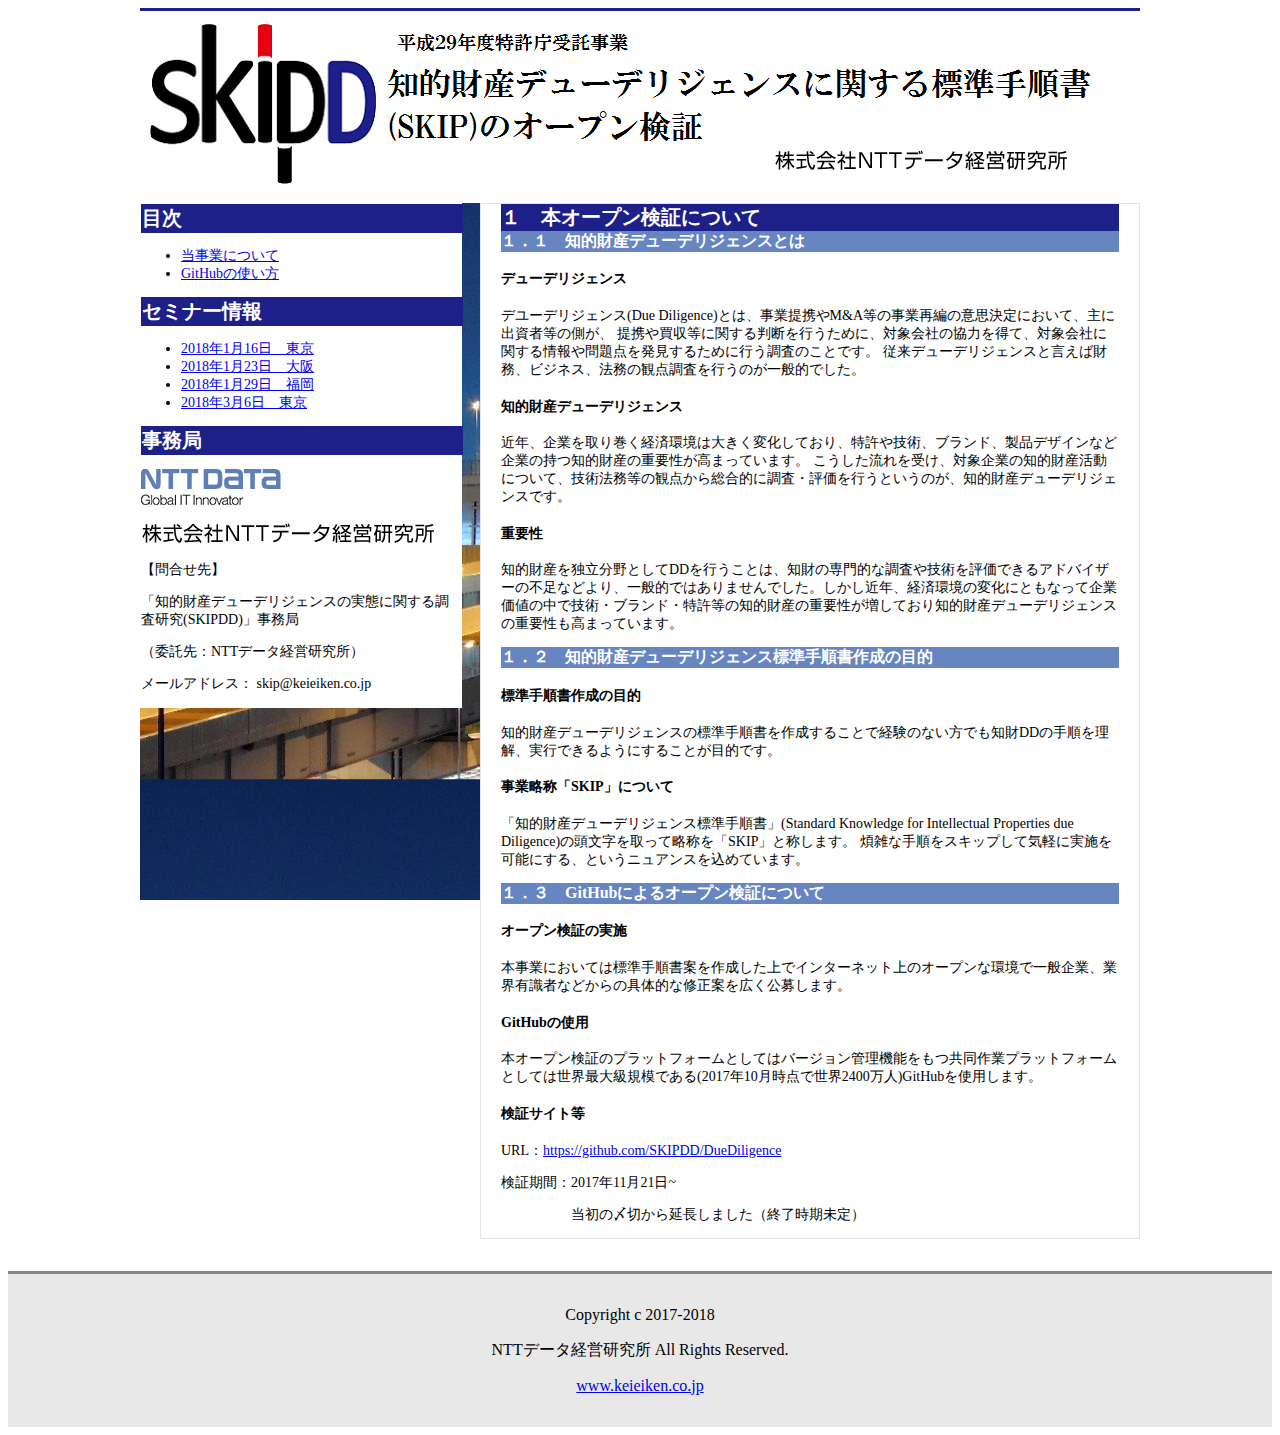
<file: index.html>
<!doctype html>
<html lang="ja">
<head>
	<meta name="viewport" content="width=device-width,initial-scale=1">
	<meta charset="UTF-8">
 	<title>特許庁平成29年度受託調査</title>
 	<meta name="description" content="The HTML5 Herald">
 	<meta name="NTTデータ経営研究所" content="SitePoint">
	<meta name=”keywords” content=”知的財産,デューデリジェンス,特許庁,SKIPDD,潮見坂綜合法律事務所”>
 	<link rel="stylesheet" href="./style.css">
  </head>
<body>
<div class="header">
	<h1><a href="./index.html"><img src="./header01.png" alt=知的財産デユーデリジェンスに関する標準手順書に関するオープン検証></a></h1>
	</div>

	<!-- 全体 -->
	<div class="wrapper">
	<!-- main -->
	<div class="main">

<h2>１　本オープン検証について</h2>
<h3>１．１　知的財産デューデリジェンスとは</h3>
<h4>デューデリジェンス</h4>
<p>デユーデリジェンス(Due Diligence)とは、事業提携やM&A等の事業再編の意思決定において、主に出資者等の側が、
提携や買収等に関する判断を行うために、対象会社の協力を得て、対象会社に関する情報や問題点を発見するために行う調査のことです。
従来デューデリジェンスと言えば財務、ビジネス、法務の観点調査を行うのが一般的でした。</p>

<h4>知的財産デューデリジェンス</h4>
<p>近年、企業を取り巻く経済環境は大きく変化しており、特許や技術、ブランド、製品デザインなど企業の持つ知的財産の重要性が高まっています。
こうした流れを受け、対象企業の知的財産活動について、技術法務等の観点から総合的に調査・評価を行うというのが、知的財産デューデリジェンスです。</p>

<h4>重要性</h4>
<p>知的財産を独立分野としてDDを行うことは、知財の専門的な調査や技術を評価できるアドバイザーの不足などより、一般的ではありませんでした。しかし近年、経済環境の変化にともなって企業価値の中で技術・ブランド・特許等の知的財産の重要性が増しており知的財産デューデリジェンスの重要性も高まっています。</P>

<h3>１．２　知的財産デューデリジェンス標準手順書作成の目的</h3>
<h4>標準手順書作成の目的</h4>
<p>知的財産デューデリジェンスの標準手順書を作成することで経験のない方でも知財DDの手順を理解、実行できるようにすることが目的です。</p>

<h4>事業略称「SKIP」について</h4>
<p>「知的財産デューデリジェンス標準手順書」(Standard Knowledge for Intellectual Properties due Diligence)の頭文字を取って略称を「SKIP」と称します。
煩雑な手順をスキップして気軽に実施を可能にする、というニュアンスを込めています。</p>


<h3>１．３　GitHubによるオープン検証について</h3>
<h4>オープン検証の実施</h4>
<p>本事業においては標準手順書案を作成した上でインターネット上のオープンな環境で一般企業、業界有識者などからの具体的な修正案を広く公募します。</p>

<h4>GitHubの使用</h4>
<p>本オープン検証のプラットフォームとしてはバージョン管理機能をもつ共同作業プラットフォームとしては世界最大級規模である(2017年10月時点で世界2400万人)GitHubを使用します。</p>

<h4>検証サイト等</h4>
<p>URL：<a href="https://github.com/SKIPDD/DueDiligence">https://github.com/SKIPDD/DueDiligence</a><p>
<p>検証期間：2017年11月21日~</p>
<p>　　　　　当初の〆切から延長しました（終了時期未定）</p>	
	</div>
	<!-- mainここまで -->

<div class="side">
		<h2>目次</h2>
		<ul>
			<li><a href="./index.html">当事業について</a></li>
			<li><a href="./github.html">GitHubの使い方</a></li>
		</ul>
		<h2>セミナー情報</h2>
		<ul>
			<li><a href="./seminar0116.pdf">2018年1月16日　東京</a></li>
			<li><a href="./seminar0123.pdf">2018年1月23日　大阪</a></li>
			<li><a href="./seminar0129.pdf">2018年1月29日　福岡</a></li>
			<li><a href="./seminar0306.pdf">2018年3月6日　東京</a></li>
		</ul>
	<!-- 事務局紹介 -->
	<div class="author">
		<h2>事務局</h2>
		<p><img src="./nttdata.png"></p>
		<p><img src="./ntt.png"></p>
		<p>【問合せ先】</p>
		<p>「知的財産デューデリジェンスの実態に関する調査研究(SKIPDD)」事務局</p>
		<p>（委託先：NTTデータ経営研究所）</p> 
		<p>メールアドレス： skip@keieiken.co.jp</p>
	</div>
	</div>

</div>
<!-- 全体ここまで -->

<!-- フッター開始 -->
<div class="footer">
	<p>Copyright c 2017-2018</p>
	<p>NTTデータ経営研究所 All Rights Reserved.</p>
	<p><a href="www.keieiken.co.jp">www.keieiken.co.jp</a></p>
</div>
<!-- フッター終了 -->

</body>
</html>
</file>
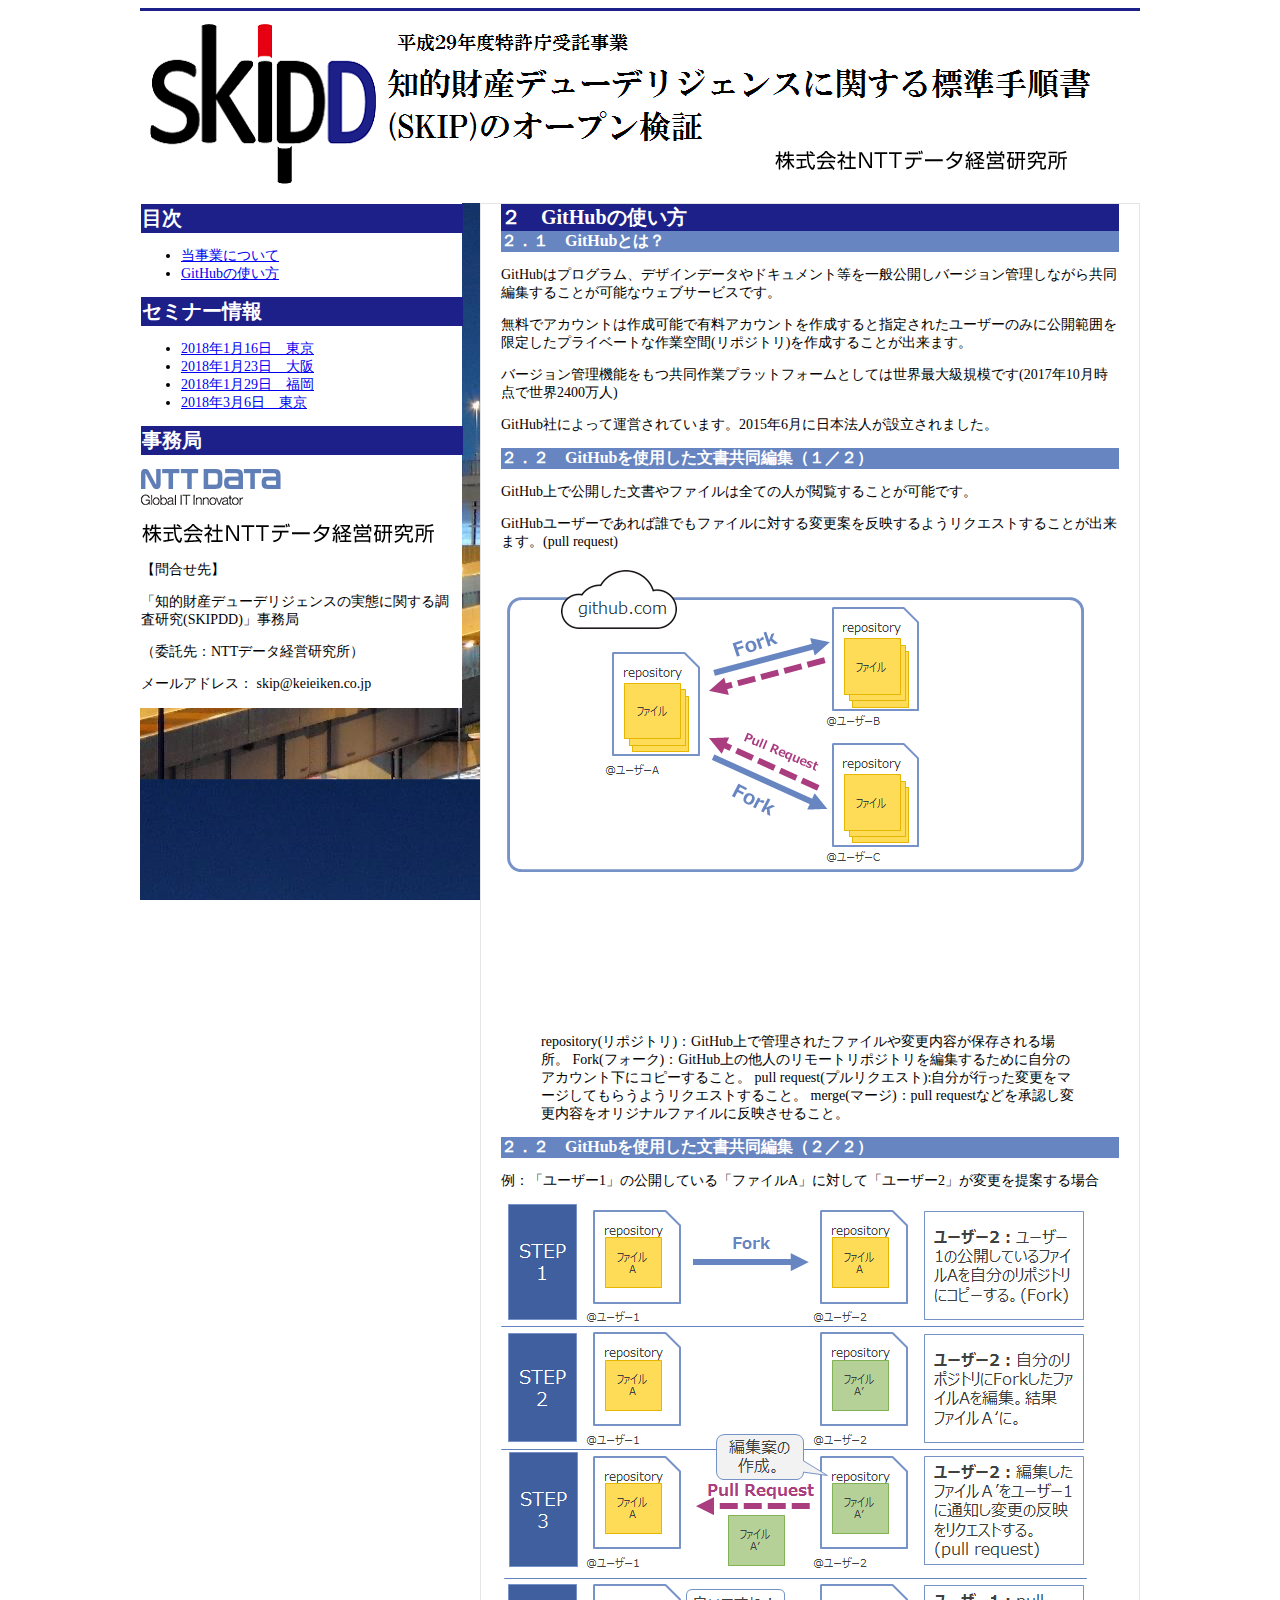
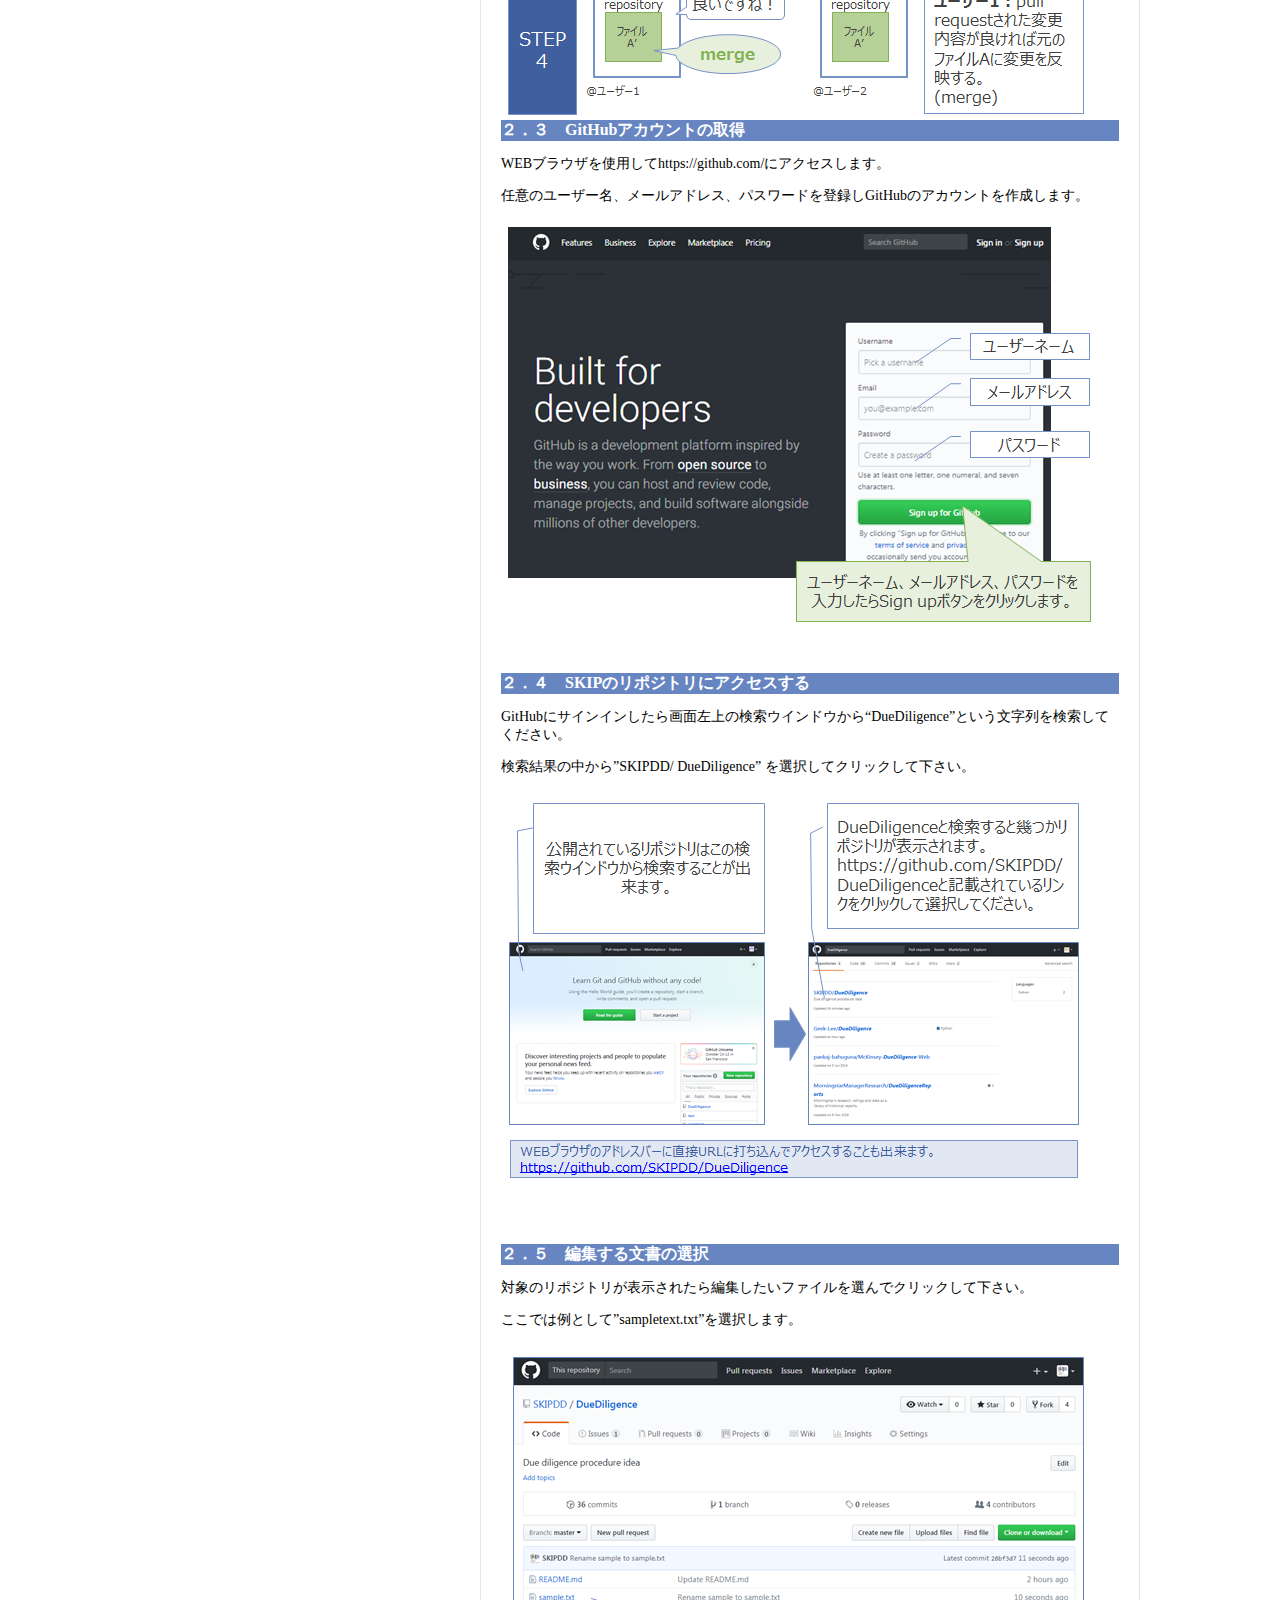
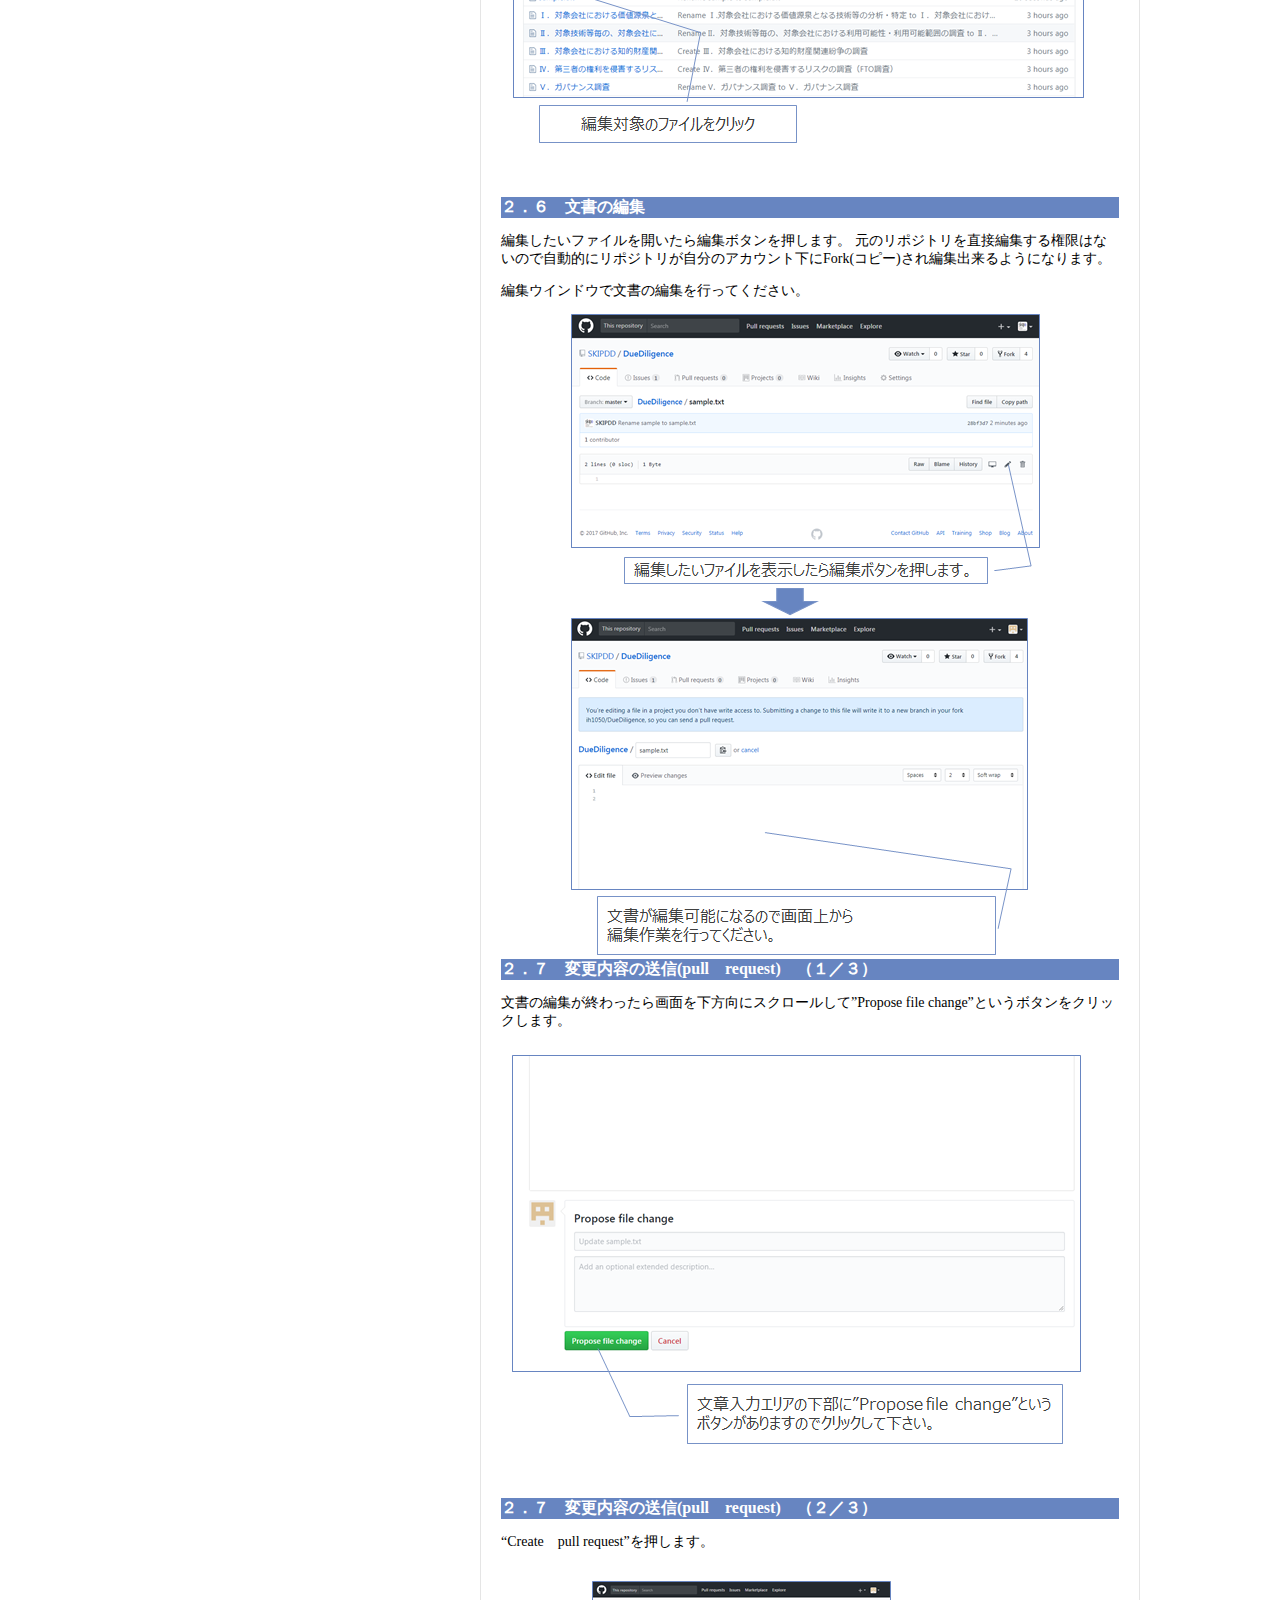
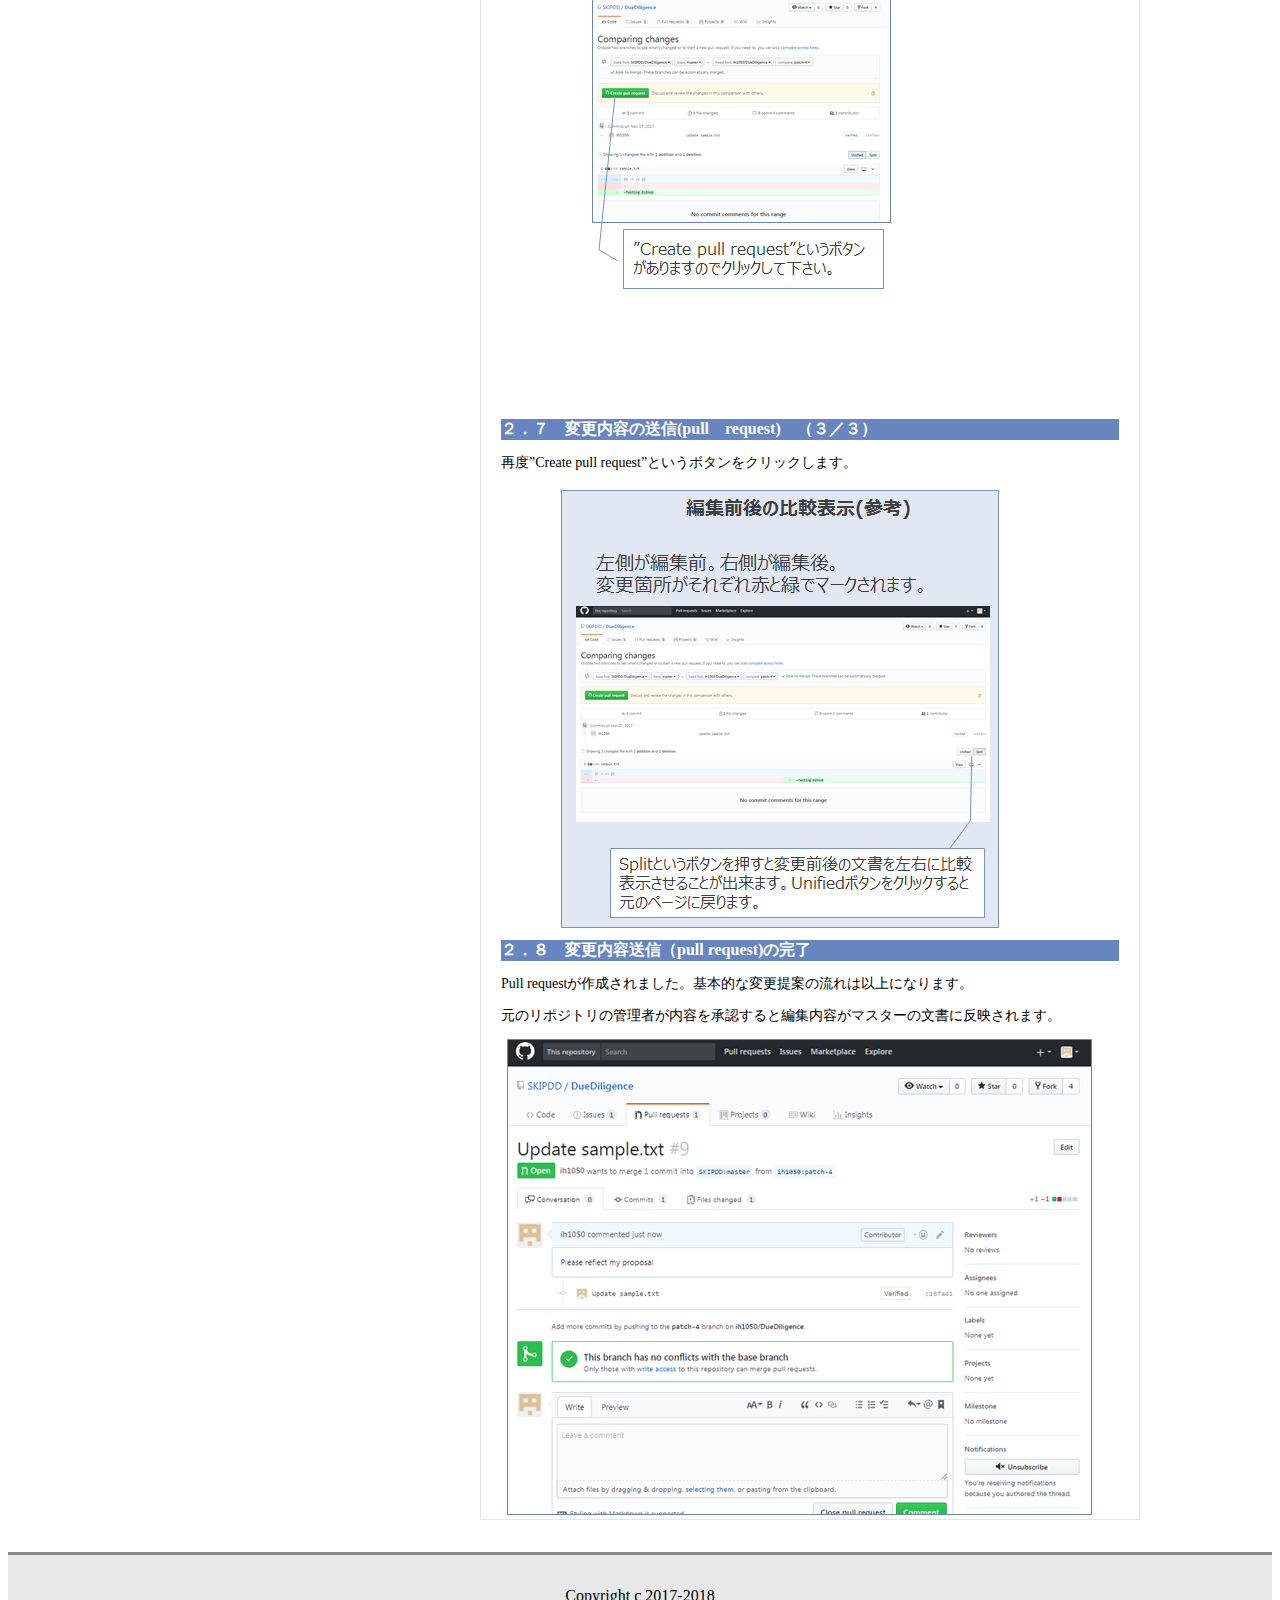
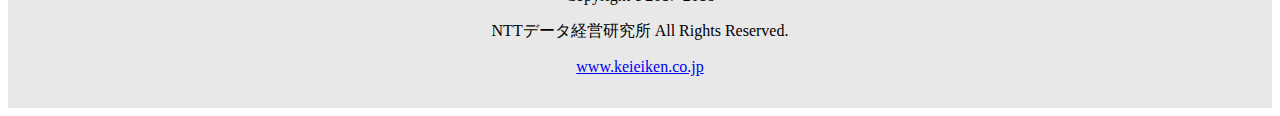
<file: github.html>
<!doctype html>
<html lang="ja">
<head>
	<meta name="viewport" content="width=device-width,initial-scale=1">
	<meta charset="UTF-8">
 	<title>特許庁平成29年度受託調査</title>
 	<meta name="description" content="The HTML5 Herald">
 	<meta name="NTTデータ経営研究所" content="SitePoint">
 	<link rel="stylesheet" href="./style.css">
  </head>
<body>
<div class="header">
<h1><a href="./index.html"><img src="./header01.png" alt=知的財産デユーデリジェンスに関する標準手順書に関するオープン検証></a></h1>
	</div>
	
	<!-- 全体 -->
	<div class="wrapper">
	<!-- main -->
	<div class="main">

<h2>２　GitHubの使い方</h2>
<h3>２．１　GitHubとは？</h3>
<p>GitHubはプログラム、デザインデータやドキュメント等を一般公開しバージョン管理しながら共同編集することが可能なウェブサービスです。</p>
<p>無料でアカウントは作成可能で有料アカウントを作成すると指定されたユーザーのみに公開範囲を限定したプライベートな作業空間(リポジトリ)を作成することが出来ます。</p>
<p>バージョン管理機能をもつ共同作業プラットフォームとしては世界最大級規模です(2017年10月時点で世界2400万人)</p>
<p>GitHub社によって運営されています。2015年6月に日本法人が設立されました。</p>
<h3>２．２　GitHubを使用した文書共同編集（１／２）</h3>
<p>GitHub上で公開した文書やファイルは全ての人が閲覧することが可能です。</p>
<p>GitHubユーザーであれば誰でもファイルに対する変更案を反映するようリクエストすることが出来ます。(pull request)</p>
<img src="./manual01.png">

<blockquote>
repository(リポジトリ)：GitHub上で管理されたファイルや変更内容が保存される場所。
Fork(フォーク)：GitHub上の他人のリモートリポジトリを編集するために自分のアカウント下にコピーすること。
pull request(プルリクエスト):自分が行った変更をマージしてもらうようリクエストすること。
merge(マージ)：pull requestなどを承認し変更内容をオリジナルファイルに反映させること。
</blockquote>

<h3>２．２　GitHubを使用した文書共同編集（２／２）</h3>
<p>例：「ユーザー1」の公開している「ファイルA」に対して「ユーザー2」が変更を提案する場合</p>

<img src="./manual02.png">

<h3>２．３　GitHubアカウントの取得</h3>
<p>WEBブラウザを使用してhttps://github.com/にアクセスします。</p>
<p>任意のユーザー名、メールアドレス、パスワードを登録しGitHubのアカウントを作成します。</p>

<img src="./manual03.png">
<h3>２．４　SKIPのリポジトリにアクセスする</h3>
<p>GitHubにサインインしたら画面左上の検索ウインドウから“DueDiligence”という文字列を検索してください。</p>
<p>検索結果の中から”SKIPDD/ DueDiligence” を選択してクリックして下さい。</p>
<img src="./manual04.png">

<h3>２．５　編集する文書の選択</h3>
<p>対象のリポジトリが表示されたら編集したいファイルを選んでクリックして下さい。</p>
<p>ここでは例として”sampletext.txt”を選択します。</p>
<img src="./manual05.png">

<h3>２．６　文書の編集</h3>
<p>編集したいファイルを開いたら編集ボタンを押します。
元のリポジトリを直接編集する権限はないので自動的にリポジトリが自分のアカウント下にFork(コピー)され編集出来るようになります。</p>
<p>編集ウインドウで文書の編集を行ってください。</p>
<img src="./manual06.png">


<h3>２．７　変更内容の送信(pull　request)　（１／３）</h3>
<p>文書の編集が終わったら画面を下方向にスクロールして”Propose file change”というボタンをクリックします。</p>
<img src="./manual07.png">


<h3>２．７　変更内容の送信(pull　request)　（２／３）</h3>
<p>“Create　pull request”を押します。</p>
<img src="./manual071.png">

<h3>２．７　変更内容の送信(pull　request)　（３／３）</h3>
<p>再度”Create pull request”というボタンをクリックします。</p>
<img src="./manual072.png">

<h3>２．８　変更内容送信（pull request)の完了</h3>
<p>Pull requestが作成されました。基本的な変更提案の流れは以上になります。</p>
<p>元のリポジトリの管理者が内容を承認すると編集内容がマスターの文書に反映されます。</p>
<img src="./manual08.png">
	</div>
	<!-- mainここまで -->

<div class="side">
		<h2>目次</h2>
		<ul>
			<li><a href="./index.html">当事業について</a></li>
			<li><a href="./github.html">GitHubの使い方</a></li>
		</ul>
		<h2>セミナー情報</h2>
		<ul>
			<li><a href="./seminar0116.pdf">2018年1月16日　東京</a></li>
			<li><a href="./seminar0123.pdf">2018年1月23日　大阪</a></li>
			<li><a href="./seminar0129.pdf">2018年1月29日　福岡</a></li>
			<li><a href="./seminar0306.pdf">2018年3月6日　東京</a></li>
		</ul>
	<!-- 著者紹介 -->
	<div class="author">
		<h2>事務局</h2>
		<p><img src="./nttdata.png"></p>
		<p><img src="./ntt.png"></p>
		<p>【問合せ先】</p>
		<p>「知的財産デューデリジェンスの実態に関する調査研究(SKIPDD)」事務局</p>
		<p>（委託先：NTTデータ経営研究所）</p> 
		<p>メールアドレス： skip@keieiken.co.jp</p>
	</div>
	</div>

</div>
<!-- 全体ここまで -->

<!-- フッター開始 -->
<div class="footer">
	<p>Copyright c 2017-2018</p>
	<p>NTTデータ経営研究所 All Rights Reserved.</p>
	<p><a href="www.keieiken.co.jp">www.keieiken.co.jp</a></p>
</div>
<!-- フッター終了 -->

</body>
</html>
</file>
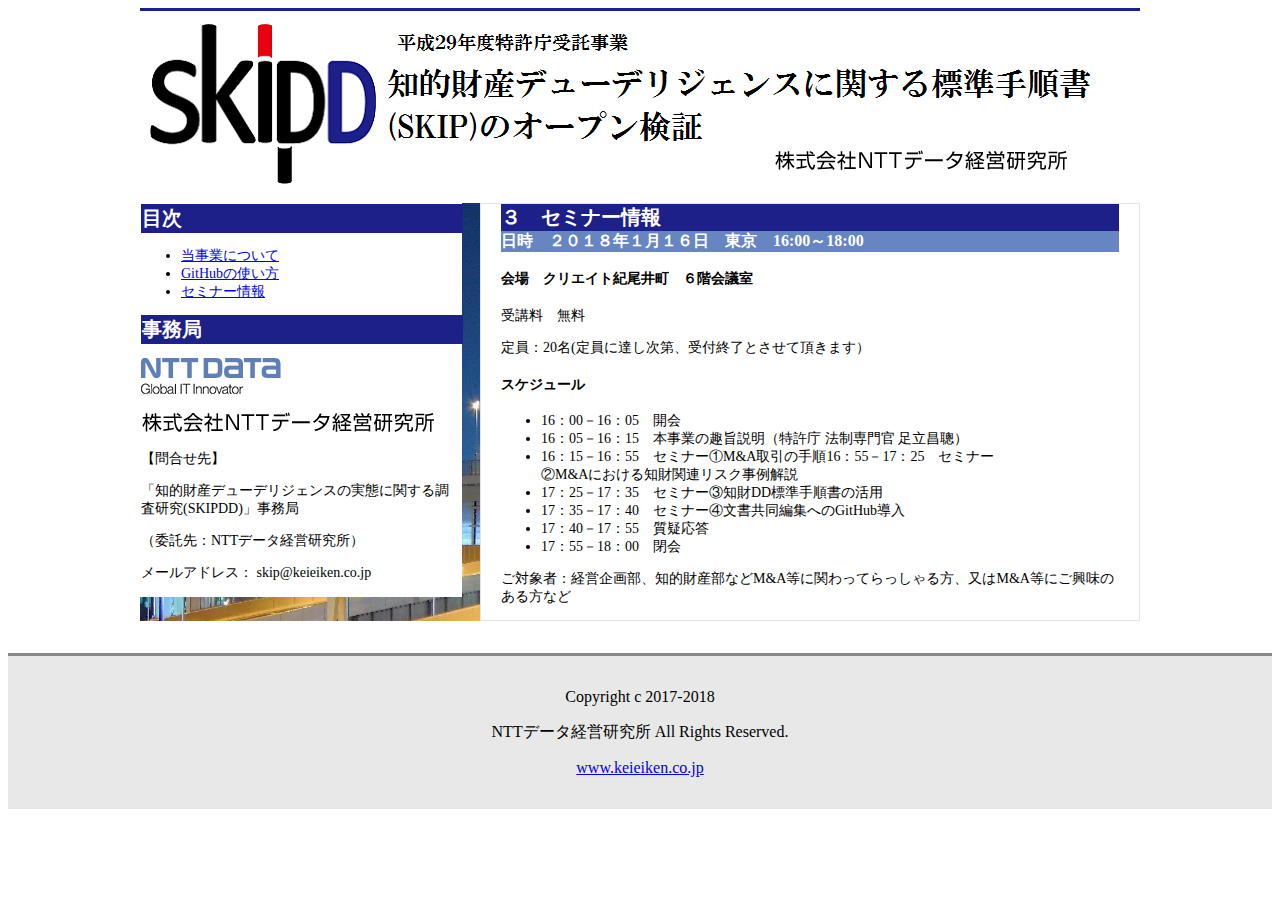
<file: seminar.html>
<!doctype html>
<html lang="ja">
<head>
	<meta name="viewport" content="width=device-width,initial-scale=1">
	<meta charset="UTF-8">
 	<title>特許庁平成29年度受託調査</title>
 	<meta name="description" content="The HTML5 Herald">
 	<meta name="NTTデータ経営研究所" content="SitePoint">
 	<link rel="stylesheet" href="./style.css">
  </head>
<body>
<div class="header">
<h1><a href="./index.html"><img src="./header01.png" alt=知的財産デユーデリジェンスに関する標準手順書に関するオープン検証></a></h1>
	</div>

	<!-- 全体 -->
	<div class="wrapper">
	<!-- main -->
	<div class="main">

<h2>３　セミナー情報</h2>
<h3>日時　２０１８年１月１６日　東京　16:00～18:00</h3>
<h4>会場　クリエイト紀尾井町　６階会議室</h4>
<p>受講料　無料</p>
<p>定員：20名(定員に達し次第、受付終了とさせて頂きます）</p>
<h4>スケジュール</h4>
<ul>
	<li>16：00－16：05　開会</li>
	<li>16：05－16：15　本事業の趣旨説明（特許庁 法制専門官 足立昌聰）</li>
	<li>16：15－16：55　セミナー①M&A取引の手順16：55－17：25　セミナー<br>
	②M&Aにおける知財関連リスク事例解説</li>
	<li>17：25－17：35　セミナー③知財DD標準手順書の活用</li>
	<li>17：35－17：40　セミナー④文書共同編集へのGitHub導入</li>
	<li>17：40－17：55　質疑応答</li>
	<li>17：55－18：00　閉会</li>
	</ul>
<p>ご対象者：経営企画部、知的財産部などM&A等に関わってらっしゃる方、又はM&A等にご興味のある方など</p>








	</div>
	<!-- mainここまで -->

<div class="side">
		<h2>目次</h2>
		<ul>
			<li><a href="./index.html">当事業について</a></li>
			<li><a href="./github.html">GitHubの使い方</a></li>
			<li><a href="./seminar.html">セミナー情報</a></li>
		</ul>

	<!-- 著者紹介 -->
	<div class="author">
		<h2>事務局</h2>
		<p><img src="./nttdata.png"></p>
		<p><img src="./ntt.png"></p>
		<p>【問合せ先】</p>
		<p>「知的財産デューデリジェンスの実態に関する調査研究(SKIPDD)」事務局</p>
		<p>（委託先：NTTデータ経営研究所）</p> 
		<p>メールアドレス： skip@keieiken.co.jp</p>
	</div>
	</div>

</div>
<!-- 全体ここまで -->

<!-- フッター開始 -->
<div class="footer">
	<p>Copyright c 2017-2018</p>
	<p>NTTデータ経営研究所 All Rights Reserved.</p>
	<p><a href="www.keieiken.co.jp">www.keieiken.co.jp</a></p>
</div>
<!-- フッター終了 -->

</body>
</html>
</file>
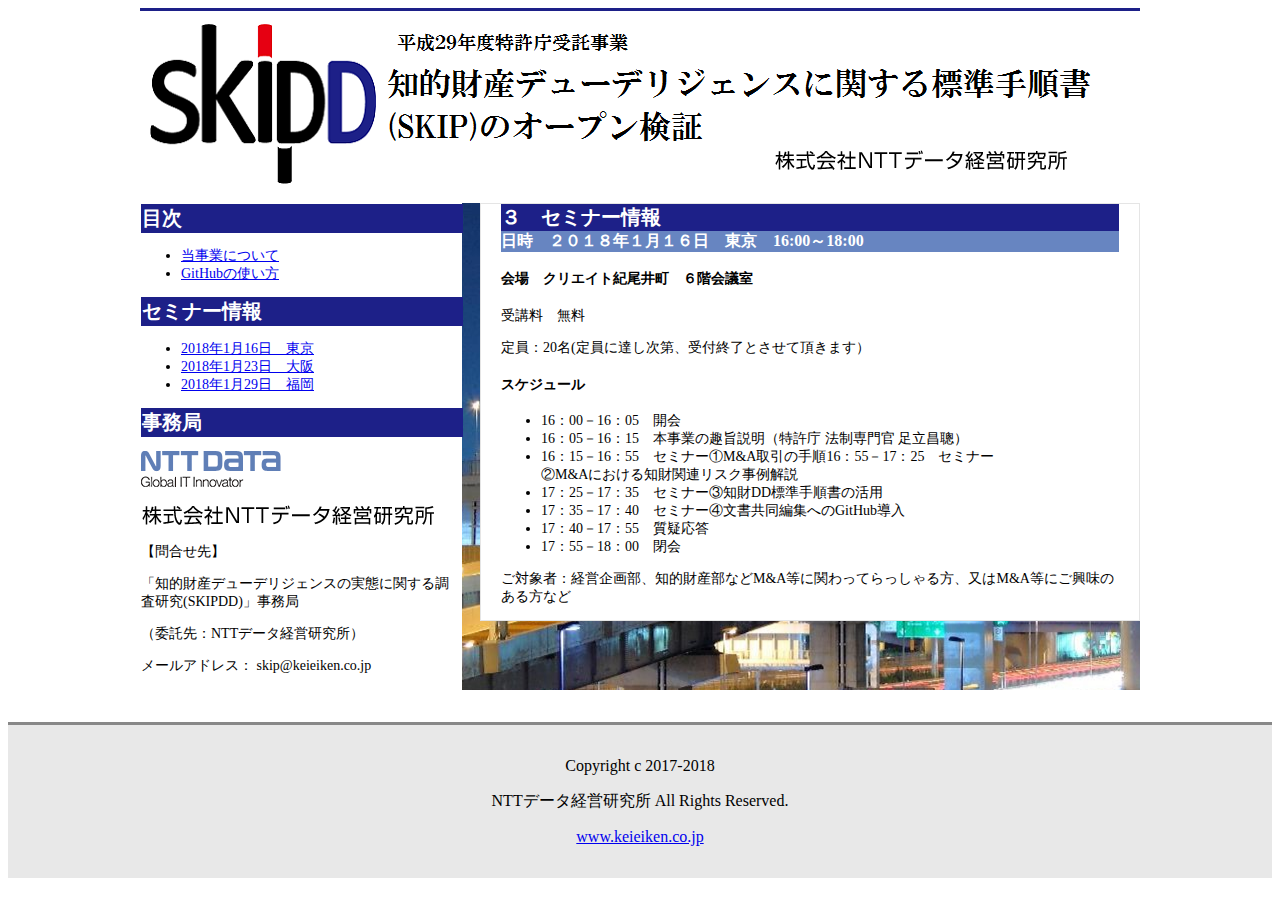
<file: seminar0116.html>
<!doctype html>
<html lang="ja">
<head>
	<meta name="viewport" content="width=device-width,initial-scale=1">
	<meta charset="UTF-8">
 	<title>特許庁平成29年度受託調査</title>
 	<meta name="description" content="The HTML5 Herald">
 	<meta name="NTTデータ経営研究所" content="SitePoint">
 	<link rel="stylesheet" href="./style.css">
  </head>
<body>
<div class="header">
<h1><a href="./index.html"><img src="./header01.png" alt=知的財産デユーデリジェンスに関する標準手順書に関するオープン検証></a></h1>
	</div>

	<!-- 全体 -->
	<div class="wrapper">
	<!-- main -->
	<div class="main">

<h2>３　セミナー情報</h2>
<h3>日時　２０１８年１月１６日　東京　16:00～18:00</h3>
<h4>会場　クリエイト紀尾井町　６階会議室</h4>
<p>受講料　無料</p>
<p>定員：20名(定員に達し次第、受付終了とさせて頂きます）</p>
<h4>スケジュール</h4>
<ul>
	<li>16：00－16：05　開会</li>
	<li>16：05－16：15　本事業の趣旨説明（特許庁 法制専門官 足立昌聰）</li>
	<li>16：15－16：55　セミナー①M&A取引の手順16：55－17：25　セミナー<br>
	②M&Aにおける知財関連リスク事例解説</li>
	<li>17：25－17：35　セミナー③知財DD標準手順書の活用</li>
	<li>17：35－17：40　セミナー④文書共同編集へのGitHub導入</li>
	<li>17：40－17：55　質疑応答</li>
	<li>17：55－18：00　閉会</li>
	</ul>
<p>ご対象者：経営企画部、知的財産部などM&A等に関わってらっしゃる方、又はM&A等にご興味のある方など</p>








	</div>
	<!-- mainここまで -->

<div class="side">
		<h2>目次</h2>
		<ul>
			<li><a href="./index.html">当事業について</a></li>
			<li><a href="./github.html">GitHubの使い方</a></li>
		</ul>
		<h2>セミナー情報</h2>
		<ul>
			<li><a href="./seminar0116.html">2018年1月16日　東京</a></li>
			<li><a href="./seminar0123.html">2018年1月23日　大阪</a></li>
			<li><a href="./seminar0129.html">2018年1月29日　福岡</a></li>
		</ul>
	<!-- 著者紹介 -->
	<div class="author">
		<h2>事務局</h2>
		<p><img src="./nttdata.png"></p>
		<p><img src="./ntt.png"></p>
		<p>【問合せ先】</p>
		<p>「知的財産デューデリジェンスの実態に関する調査研究(SKIPDD)」事務局</p>
		<p>（委託先：NTTデータ経営研究所）</p> 
		<p>メールアドレス： skip@keieiken.co.jp</p>
	</div>
	</div>

</div>
<!-- 全体ここまで -->

<!-- フッター開始 -->
<div class="footer">
	<p>Copyright c 2017-2018</p>
	<p>NTTデータ経営研究所 All Rights Reserved.</p>
	<p><a href="www.keieiken.co.jp">www.keieiken.co.jp</a></p>
</div>
<!-- フッター終了 -->

</body>
</html>
</file>
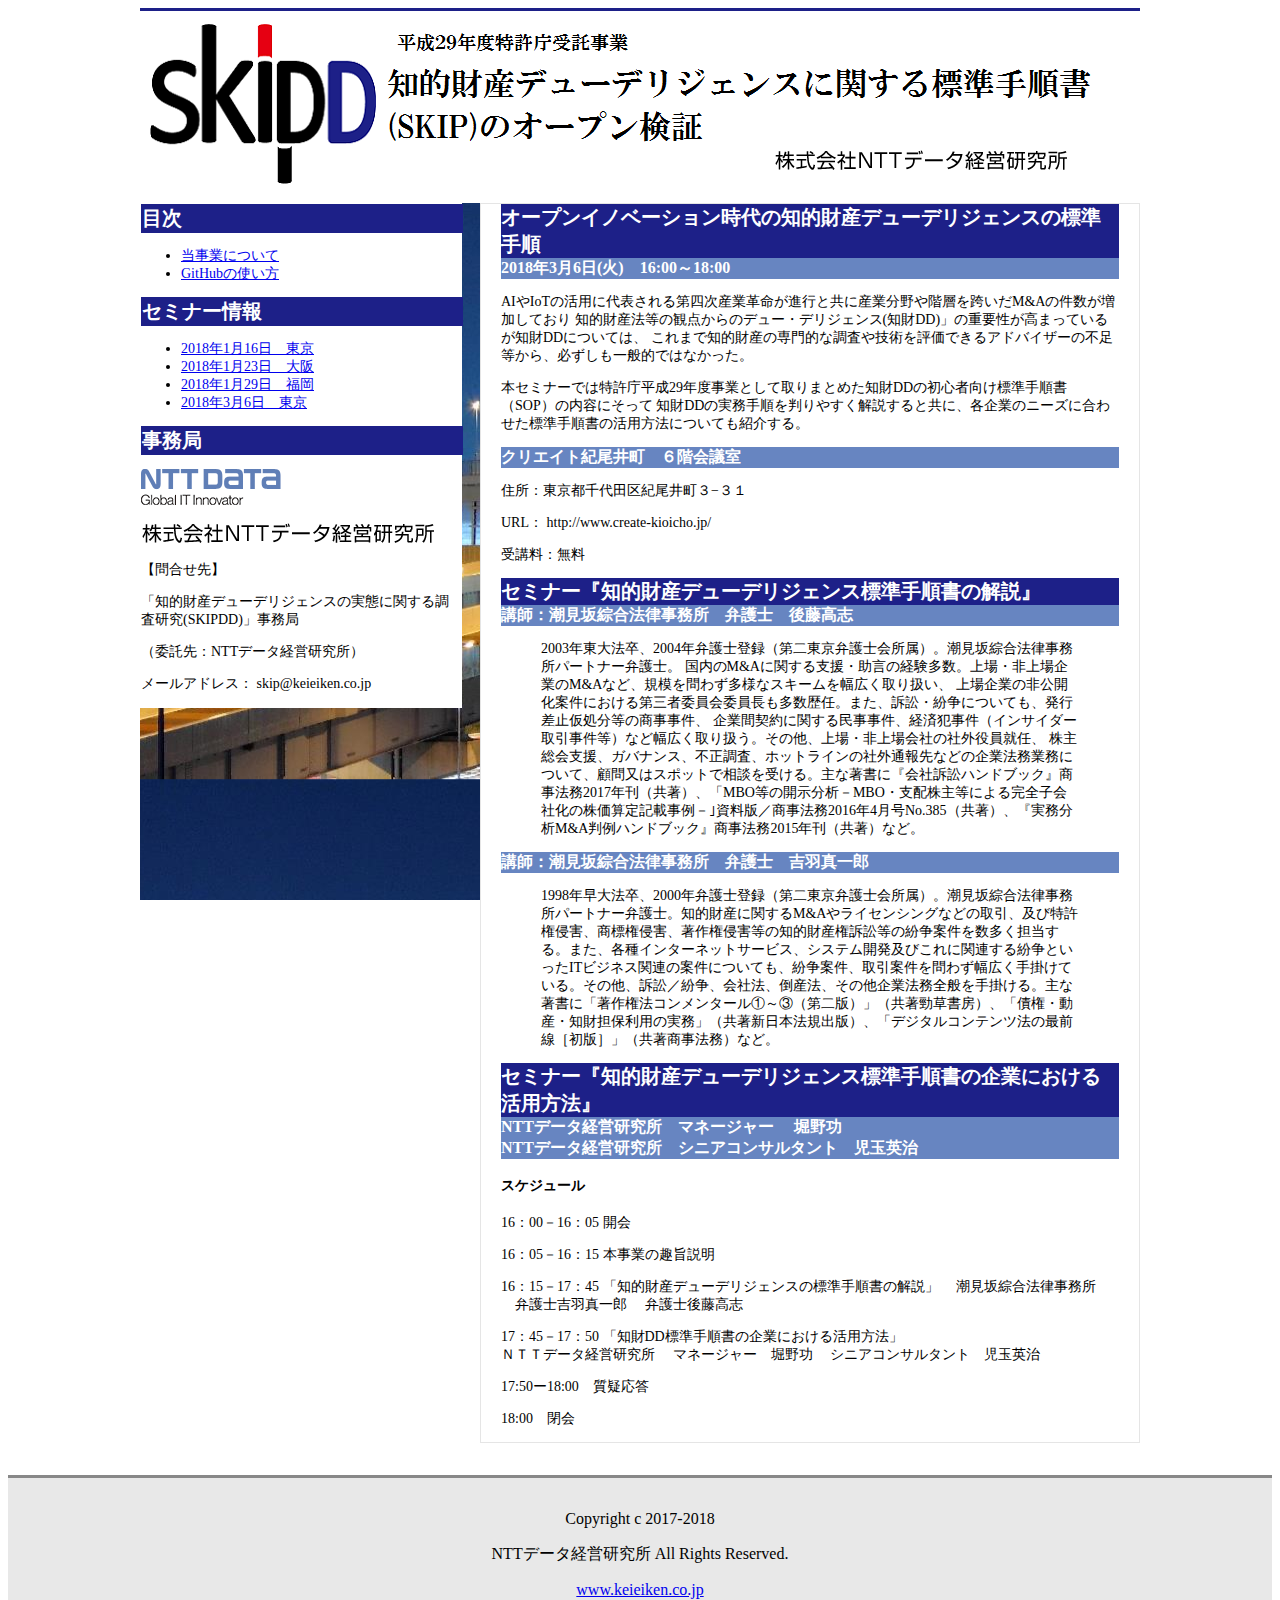
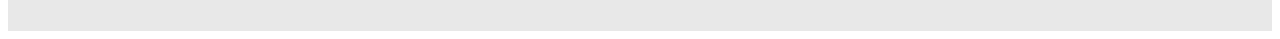
<file: seminar0306.html>
<!doctype html>
<html lang="ja">
<head>
	<meta name="viewport" content="width=device-width,initial-scale=1">
	<meta charset="UTF-8">
 	<title>特許庁平成29年度受託調査</title>
 	<meta name="description" content="The HTML5 Herald">
 	<meta name="NTTデータ経営研究所" content="SitePoint">
	<meta name=”keywords” content=”知的財産,デューデリジェンス,特許庁,SKIPDD,潮見坂綜合法律事務所”>
 	<link rel="stylesheet" href="./style.css">
  </head>
<body>
<div class="header">
	<h1><a href="./index.html"><img src="./header01.png" alt=知的財産デユーデリジェンスに関する標準手順書に関するオープン検証></a></h1>
	</div>

	<!-- 全体 -->
	<div class="wrapper">
	<!-- main -->
	<div class="main">

<h2>オープンイノベーション時代の知的財産デューデリジェンスの標準手順</h2>
<h3>2018年3月6日(火)　16:00～18:00</h3>
<p>AIやIoTの活用に代表される第四次産業革命が進行と共に産業分野や階層を跨いだM&Aの件数が増加しており
知的財産法等の観点からのデュー・デリジェンス(知財DD)」の重要性が高まっているが知財DDについては、
これまで知的財産の専門的な調査や技術を評価できるアドバイザーの不足等から、必ずしも一般的ではなかった。</p> 
<p>本セミナーでは特許庁平成29年度事業として取りまとめた知財DDの初心者向け標準手順書（SOP）の内容にそって
知財DDの実務手順を判りやすく解説すると共に、各企業のニーズに合わせた標準手順書の活用方法についても紹介する。</p>

<h3>クリエイト紀尾井町　６階会議室</h3>
<p>住所：東京都千代田区紀尾井町３−３１</p>
<p>URL： http://www.create-kioicho.jp/</p>
<p>受講料：無料</p>
		
<h2>セミナー『知的財産デューデリジェンス標準手順書の解説』</h2>
<h3>講師：潮見坂綜合法律事務所　弁護士　後藤高志</h3>
<blockquote>
2003年東大法卒、2004年弁護士登録（第二東京弁護士会所属）。潮見坂綜合法律事務所パートナー弁護士。
国内のM&Aに関する支援・助言の経験多数。上場・非上場企業のM&Aなど、規模を問わず多様なスキームを幅広く取り扱い、
上場企業の非公開化案件における第三者委員会委員長も多数歴任。また、訴訟・紛争についても、発行差止仮処分等の商事事件、
企業間契約に関する民事事件、経済犯事件（インサイダー取引事件等）など幅広く取り扱う。その他、上場・非上場会社の社外役員就任、
株主総会支援、ガバナンス、不正調査、ホットラインの社外通報先などの企業法務業務について、顧問又はスポットで相談を受ける。主な著書に『会社訴訟ハンドブック』商事法務2017年刊（共著）、「MBO等の開示分析－MBO・支配株主等による完全子会社化の株価算定記載事例－｣資料版／商事法務2016年4月号No.385（共著）、『実務分析M&A判例ハンドブック』商事法務2015年刊（共著）など。 
</blockquote>
<h3>講師：潮見坂綜合法律事務所　弁護士　吉羽真一郎</h3>
<blockquote>
1998年早大法卒、2000年弁護士登録（第二東京弁護士会所属）。潮見坂綜合法律事務所パートナー弁護士。知的財産に関するM&Aやライセンシングなどの取引、及び特許権侵害、商標権侵害、著作権侵害等の知的財産権訴訟等の紛争案件を数多く担当する。また、各種インターネットサービス、システム開発及びこれに関連する紛争といったITビジネス関連の案件についても、紛争案件、取引案件を問わず幅広く手掛けている。その他、訴訟／紛争、会社法、倒産法、その他企業法務全般を手掛ける。主な著書に「著作権法コンメンタール①～③（第二版）」（共著勁草書房）、「債権・動産・知財担保利用の実務」（共著新日本法規出版）、「デジタルコンテンツ法の最前線［初版］」（共著商事法務）など。
</blockquote>
<h2>セミナー『知的財産デューデリジェンス標準手順書の企業における活用方法』</h2>
<h3>NTTデータ経営研究所　マネージャー　        堀野功</h3>
<h3>NTTデータ経営研究所　シニアコンサルタント　児玉英治</h3>
<h4>スケジュール</h4>
<p>16：00－16：05 開会</p>
<p>16：05－16：15 本事業の趣旨説明</p>
<p>16：15－17：45 「知的財産デューデリジェンスの標準手順書の解説」
　潮見坂綜合法律事務所
　弁護士吉羽真一郎
　弁護士後藤高志</p>
<p>17：45－17：50 「知財DD標準手順書の企業における活用方法」　　　　　　　　　　　　　　　　　　　　　　
　ＮＴＴデータ経営研究所
　マネージャー　堀野功
　シニアコンサルタント　児玉英治</p>


<p>17:50ー18:00　質疑応答</p>
<p>18:00　閉会</p>



	</div>
	<!-- mainここまで -->

<div class="side">
		<h2>目次</h2>
		<ul>
			<li><a href="./index.html">当事業について</a></li>
			<li><a href="./github.html">GitHubの使い方</a></li>
		</ul>
		<h2>セミナー情報</h2>
		<ul>
			<li><a href="./seminar0116.pdf">2018年1月16日　東京</a></li>
			<li><a href="./seminar0123.pdf">2018年1月23日　大阪</a></li>
			<li><a href="./seminar0129.pdf">2018年1月29日　福岡</a></li>
			<li><a href="./seminar0306.html">2018年3月6日　東京</a></li>
		</ul>
	<!-- 事務局紹介 -->
	<div class="author">
		<h2>事務局</h2>
		<p><img src="./nttdata.png"></p>
		<p><img src="./ntt.png"></p>
		<p>【問合せ先】</p>
		<p>「知的財産デューデリジェンスの実態に関する調査研究(SKIPDD)」事務局</p>
		<p>（委託先：NTTデータ経営研究所）</p> 
		<p>メールアドレス： skip@keieiken.co.jp</p>
	</div>
	</div>

</div>
<!-- 全体ここまで -->

<!-- フッター開始 -->
<div class="footer">
	<p>Copyright c 2017-2018</p>
	<p>NTTデータ経営研究所 All Rights Reserved.</p>
	<p><a href="www.keieiken.co.jp">www.keieiken.co.jp</a></p>
</div>
<!-- フッター終了 -->

</body>
</html>
</file>
<file: style.css>
/* 全体(デスクトップPCとスマホ)に適用するCSS */
.header
{
	color: #1d2088 ;
	border-top: 3px solid #1d2088 ;		/* 枠線 */
	text-align: center ;				/* テキスト、画像の真ん中寄せ */
	background: #ffffff ;
	font-size:10px ;
	width: 1000px ;
	margin: 0 auto ;	/* 左右に[auto]を指定することで、真ん中に寄る */
	padding: 0 ;		/* 上下左右の余白を0にしておく */
	
}

.wrapper
{
	font-size: 14px;
	width: 1000px ;
	margin: 0 auto ;	/* 左右に[auto]を指定することで、真ん中に寄る */
	padding: 0 ;		/* 上下左右の余白を0にしておく */
	overflow: hidden ;		/* floatを解除する */
	background: #eeeeee ;
	background-attachment: fixed; 
	background-image: url(./夜景.jpg); 
}

.main
{
	width: 618px ;
	padding: 0px 20px ;							/* 上下左右に20pxの余白 */
	margin: 0 ;
	border: 1px solid rgba(0,0,0,.1) ;		/* 枠線 */
	float:right ;		/* 右に寄せる */
	background: #ffffff ;
}


.main h2
{	color: #ffffff ;
	background: #1d2088 ;
	margin: 0 ;
	font-size:20px ;
}
.main h3
{	color: #ffffff ;
	background: #6785c1 ;
	margin: 0 ;
	font-size:16px ;

}

.side
	{color: #000000 ;
	width: 320px ;
	float: left ;		/* 左に寄せる */
	background: #ffffff ;
	padding: 1px;
	margin: 0 ;
}

.side h2
{	color: #ffffff ;
	width: 320px ;
	background: #1d2088 ;
	padding: 1px;
	font-size:20px ;
	margin: 0 ;
	}

.footer
	{border-top: 3px solid #888 ;
	text-align: center ;
	margin-top: 2em ;
	padding: 1em 0 ;
	background: #e8e8e8 ;
	}

/* スマホだけに適用するCSS */
@media screen and (max-width: 750px)
{
.header
	{width: 748px ;
	padding: 0 10px ;
	}
.main h2
	{color: #000000 ;
	background: #ffffff ;
	margin: 0 ;
	font-size:20px ;
	}
}
</file>
